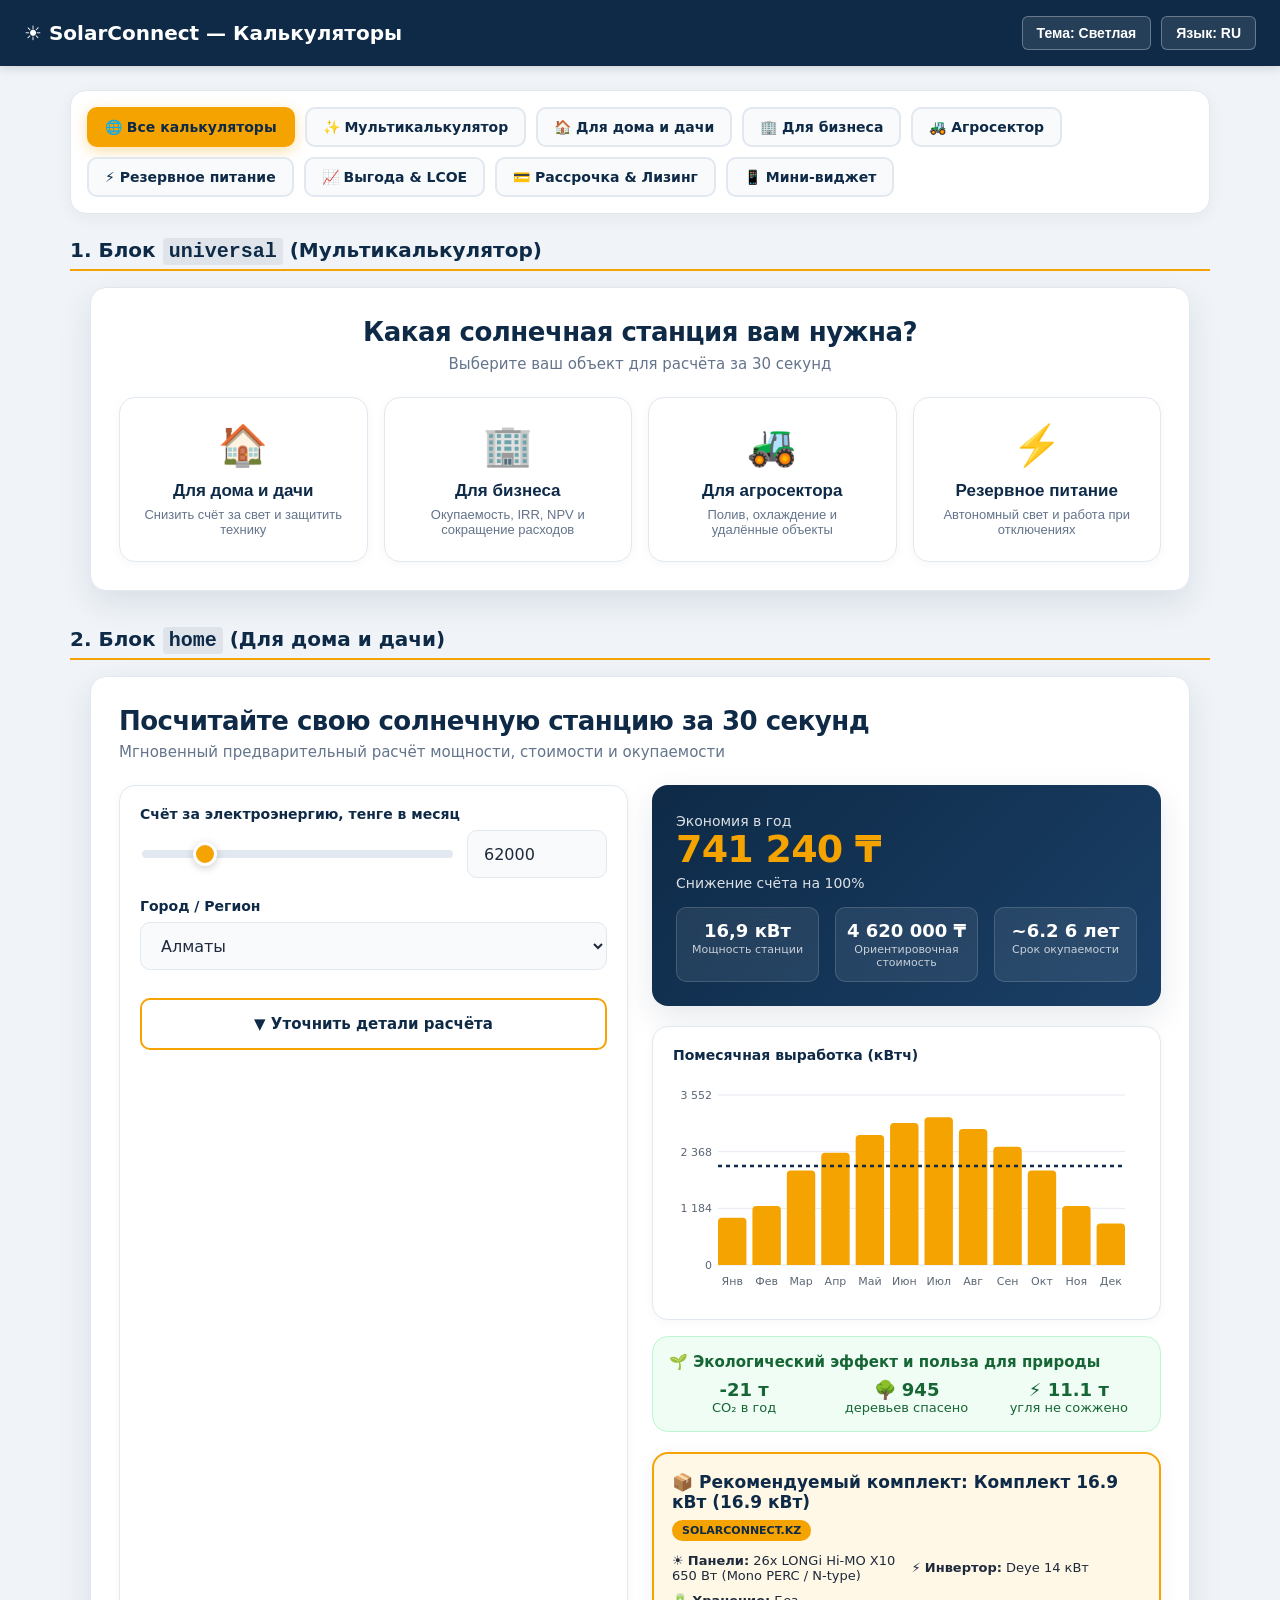
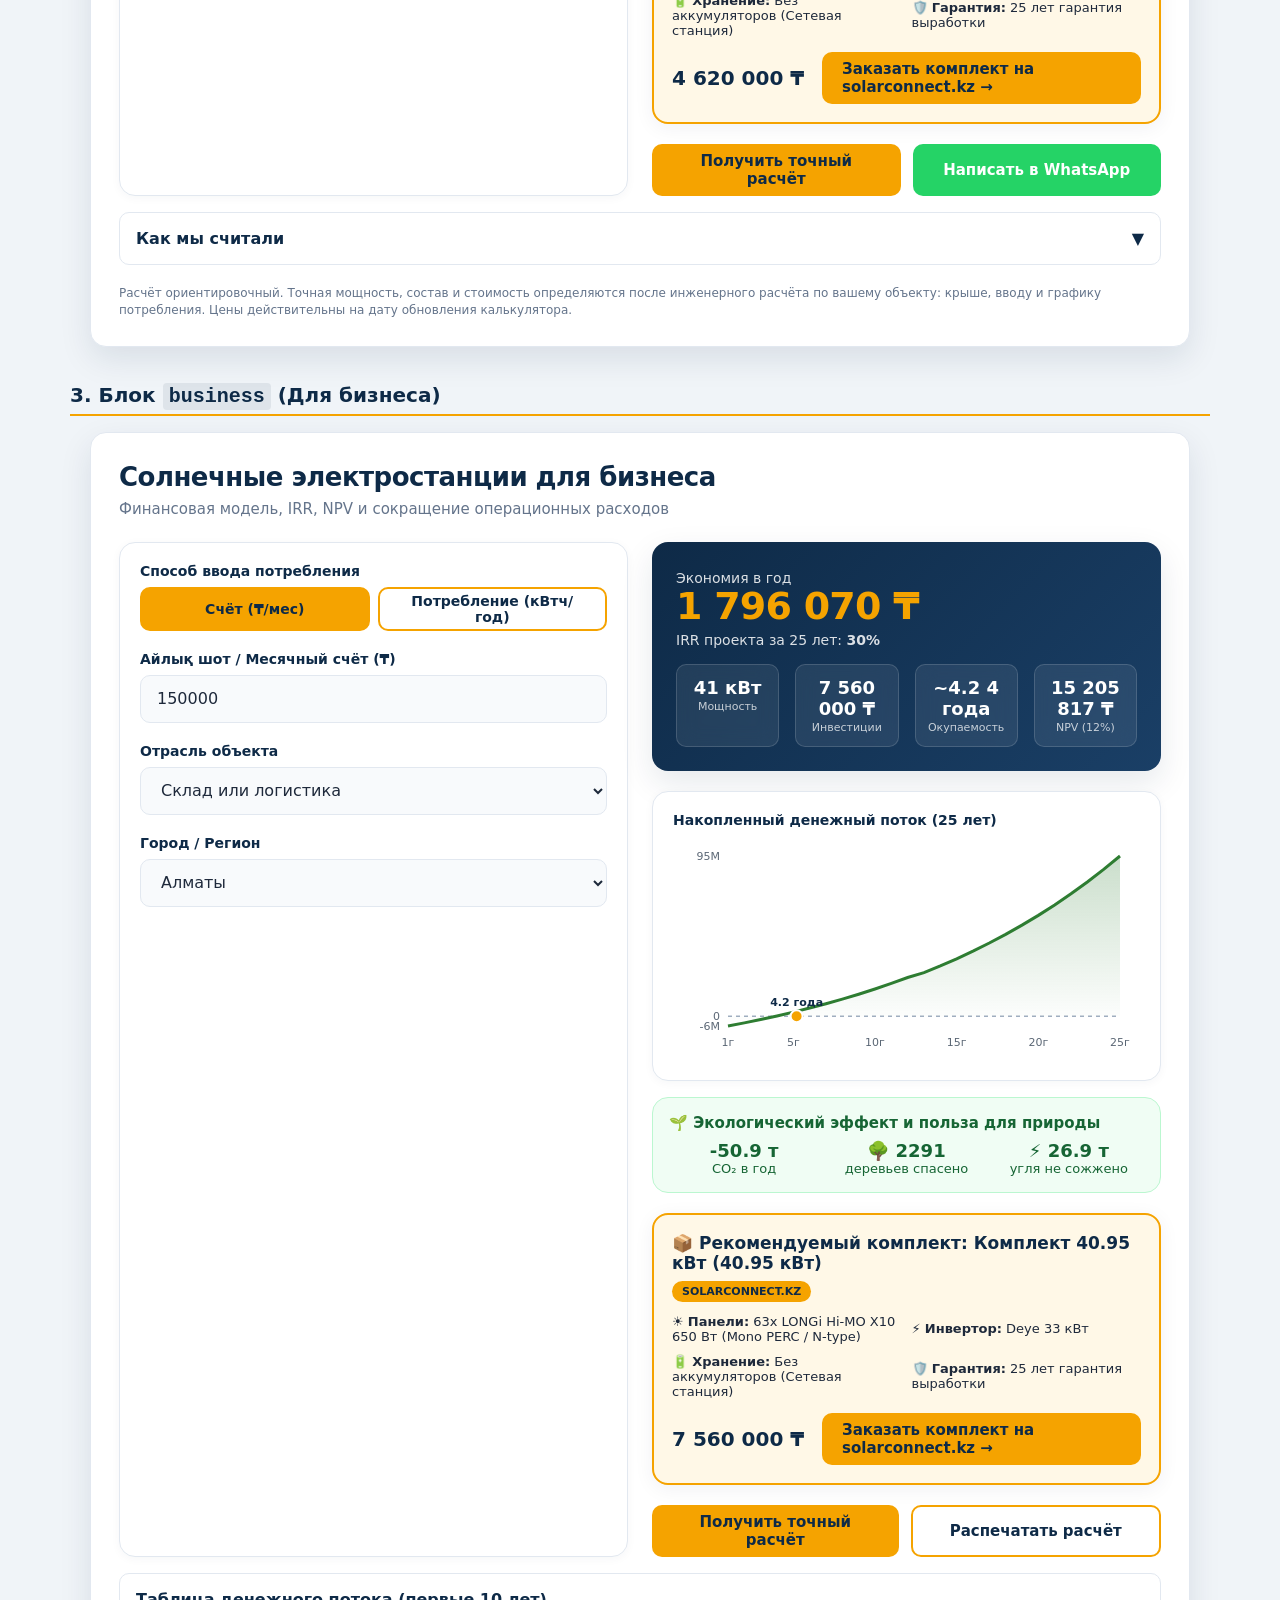
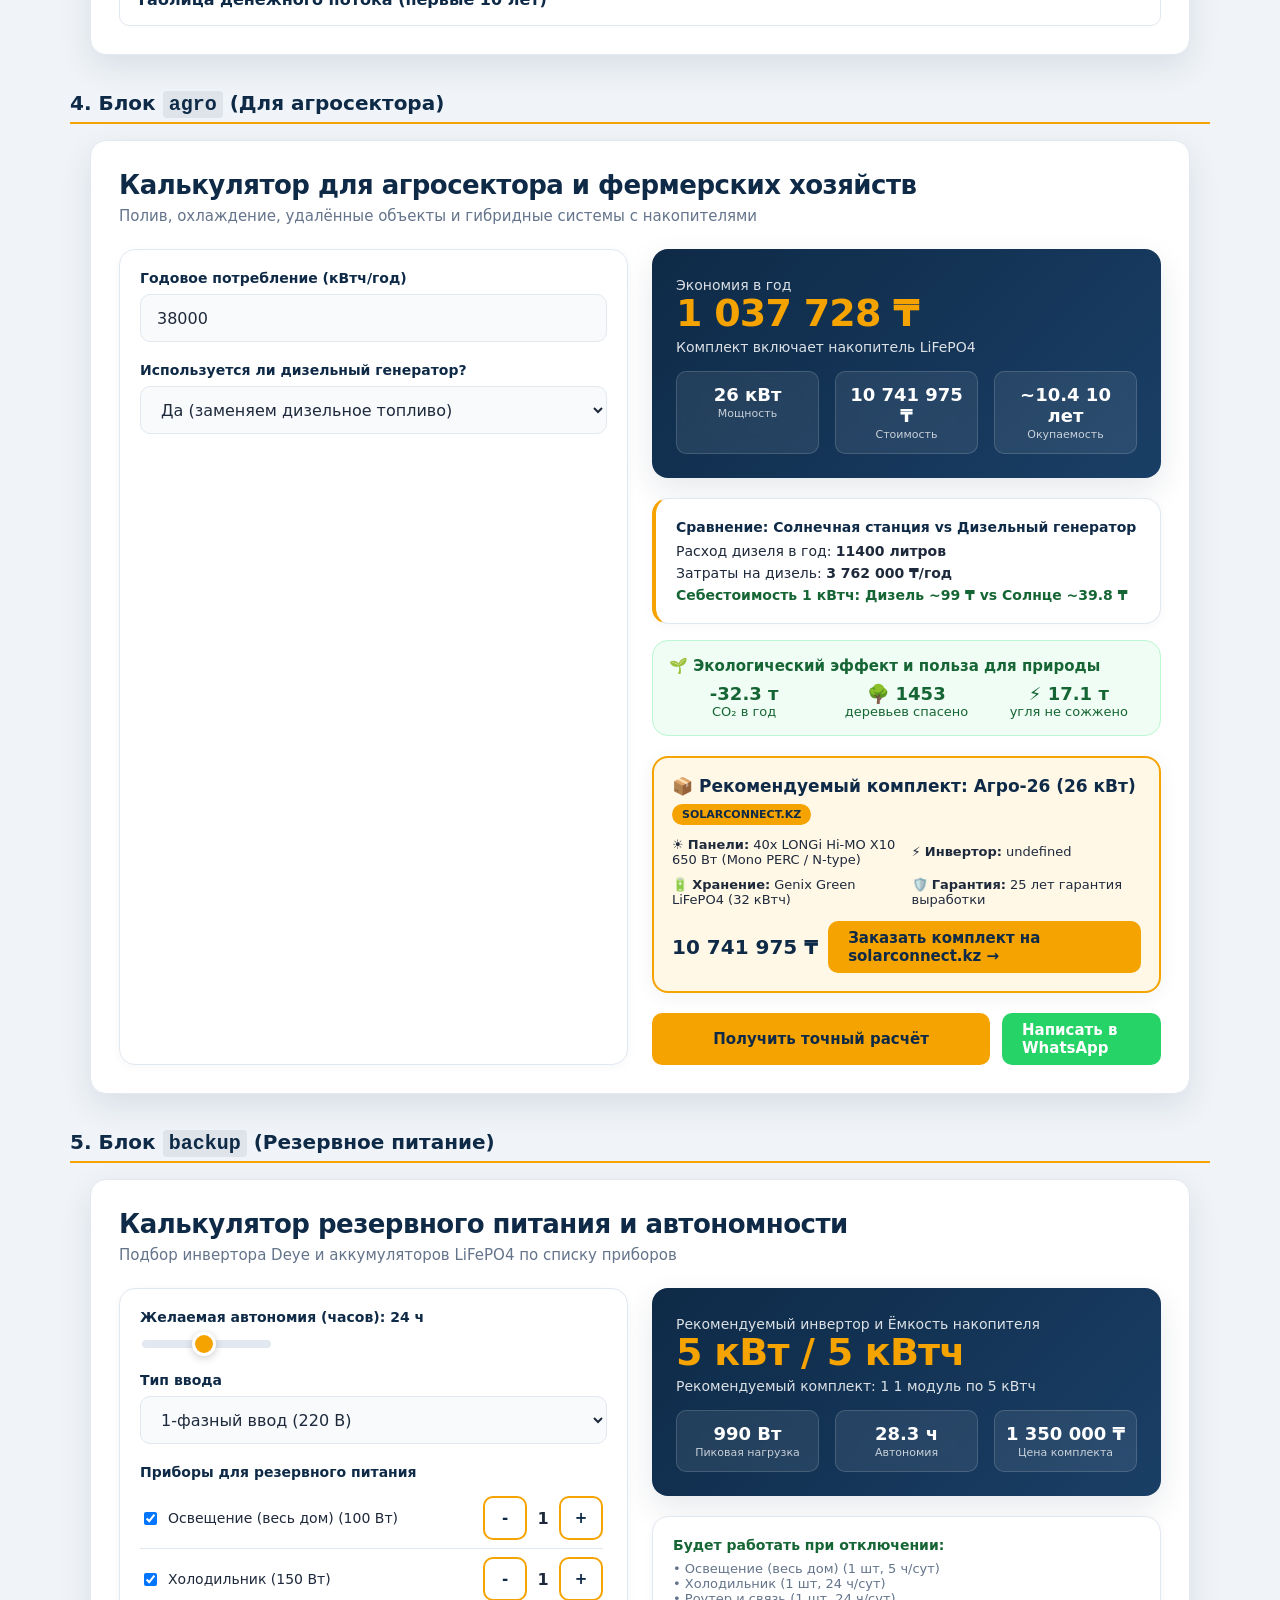
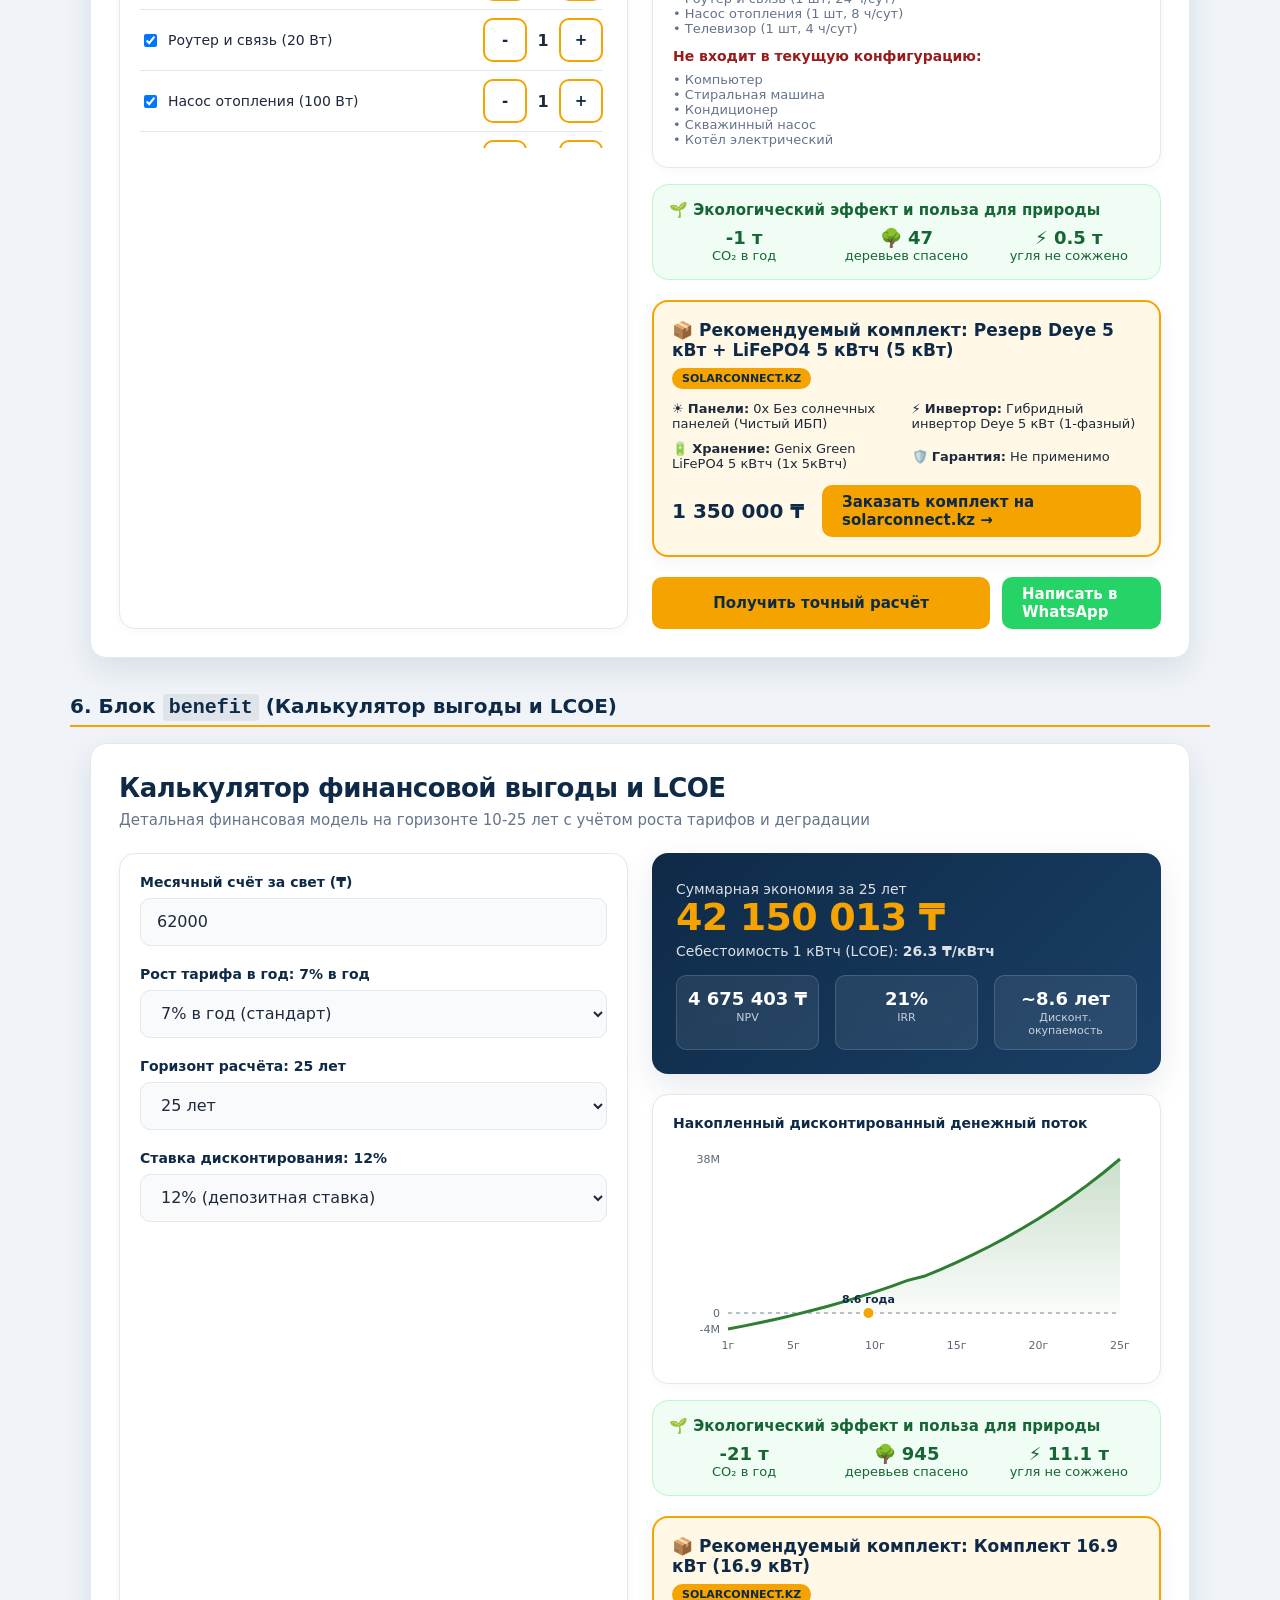
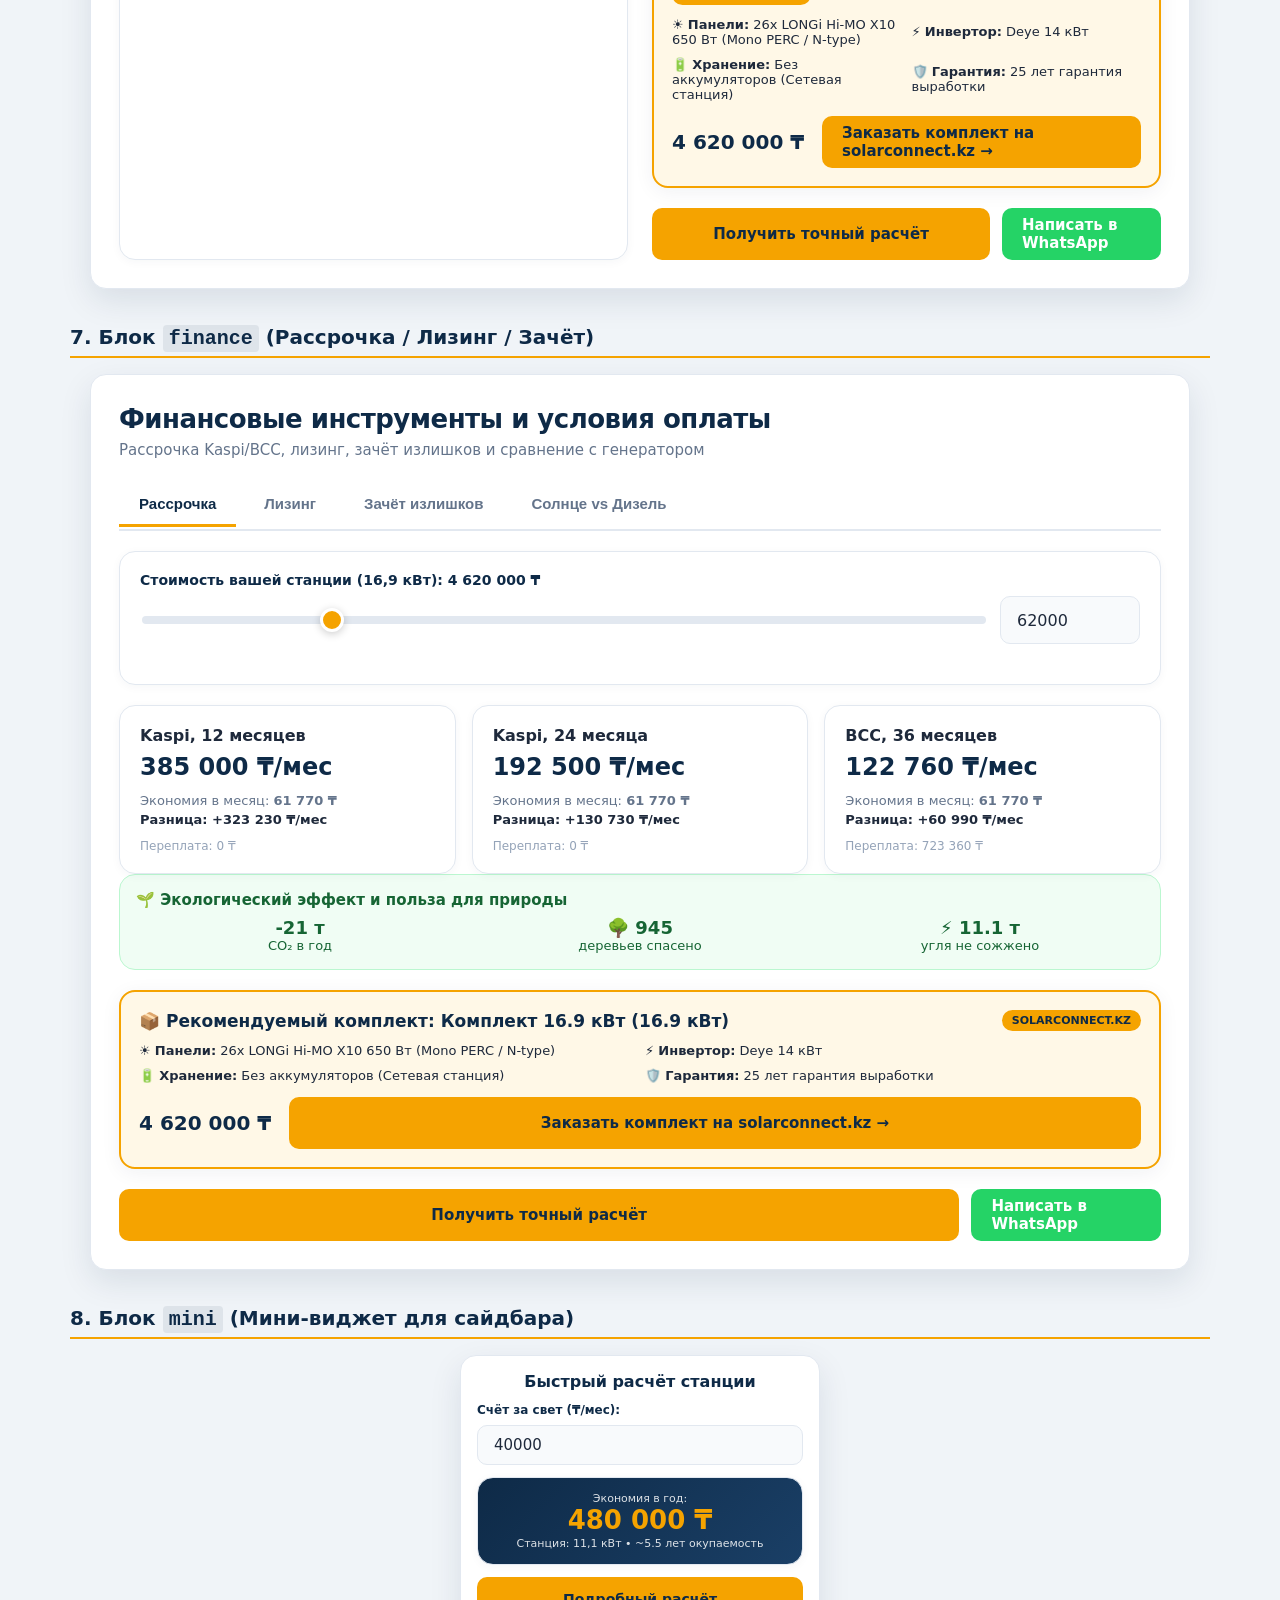
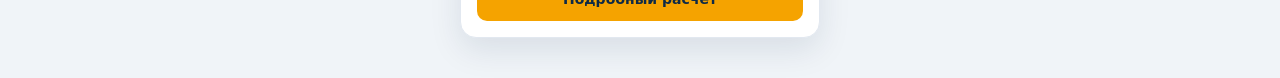
<file: index.html>
<!DOCTYPE html>
<html lang="ru">
<head>
  <meta charset="UTF-8">
  <meta name="viewport" content="width=device-width, initial-scale=1.0">
  <title>SolarConnect - Калькуляторы солнечных станций</title>
  <style>
    body {
      font-family: system-ui, -apple-system, BlinkMacSystemFont, "Segoe UI", Roboto, sans-serif;
      margin: 0;
      padding: 0;
      background: #F0F4F8;
      color: #222B36;
      transition: background 0.3s, color 0.3s;
    }
    body.dark-mode {
      background: #0B1622;
      color: #F0F4F8;
    }

    header {
      background: #0E2A47;
      color: #FFF;
      padding: 16px 24px;
      display: flex;
      justify-content: space-between;
      align-items: center;
      position: sticky;
      top: 0;
      z-index: 1000;
      box-shadow: 0 2px 10px rgba(0,0,0,0.15);
    }
    header h1 {
      margin: 0;
      font-size: 20px;
      font-weight: 800;
    }

    .header-controls {
      display: flex;
      gap: 10px;
    }
    .header-btn {
      padding: 8px 14px;
      font-size: 14px;
      font-weight: 600;
      border: 1px solid rgba(255,255,255,0.3);
      border-radius: 6px;
      background: rgba(255,255,255,0.1);
      color: #FFF;
      cursor: pointer;
      transition: all 0.2s ease;
    }
    .header-btn:hover {
      background: #F5A300;
      color: #0E2A47;
      border-color: #F5A300;
    }

    .nav-container {
      max-width: 1140px;
      margin: 24px auto 0 auto;
      padding: 0 16px;
    }

    .calc-menu {
      display: flex;
      gap: 10px;
      flex-wrap: wrap;
      background: #FFFFFF;
      padding: 16px;
      border-radius: 16px;
      border: 1px solid #E2E8F0;
      box-shadow: 0 4px 16px rgba(14, 42, 71, 0.05);
    }
    body.dark-mode .calc-menu {
      background: #132232;
      border-color: #2C3E50;
    }

    .calc-btn {
      display: inline-flex;
      align-items: center;
      gap: 8px;
      padding: 10px 16px;
      font-size: 14px;
      font-weight: 700;
      font-family: inherit;
      color: #0E2A47;
      background: #F8FAFC;
      border: 2px solid #E2E8F0;
      border-radius: 10px;
      cursor: pointer;
      transition: all 0.2s ease;
      user-select: none;
    }
    body.dark-mode .calc-btn {
      color: #FFF;
      background: #182A3E;
      border-color: #2C3E50;
    }
    .calc-btn:hover {
      border-color: #F5A300;
      transform: translateY(-1px);
    }
    .calc-btn.active {
      background: #F5A300;
      color: #0E2A47;
      border-color: #F5A300;
      box-shadow: 0 4px 14px rgba(245, 163, 0, 0.35);
    }

    .demo-content {
      max-width: 1140px;
      margin: 16px auto 48px auto;
      padding: 0 16px;
    }

    .demo-section {
      margin-bottom: 36px;
      transition: all 0.2s ease;
    }
    .demo-section.hidden {
      display: none;
    }

    .demo-section-title {
      font-size: 20px;
      font-weight: 700;
      margin: 24px 0 16px 0;
      color: #0E2A47;
      border-bottom: 2px solid #F5A300;
      padding-bottom: 6px;
    }
    body.dark-mode .demo-section-title {
      color: #F5A300;
    }
    .demo-section-title code {
      background: rgba(14, 42, 71, 0.08);
      padding: 2px 6px;
      border-radius: 4px;
      font-family: monospace;
    }
    body.dark-mode .demo-section-title code {
      background: rgba(245, 163, 0, 0.15);
    }

    @media (max-width: 600px) {
      .calc-btn {
        flex: 1 1 calc(50% - 10px);
        justify-content: center;
        padding: 10px 10px;
        font-size: 13px;
      }
    }
  </style>
  <script src="calc/sc-calc.js" defer></script>
  <script src="sc-calc.js" defer></script>
</head>
<body>
  <header>
    <h1>☀️ SolarConnect — Калькуляторы</h1>
    <div class="header-controls">
      <button class="header-btn" id="theme-toggle">Тема: Светлая</button>
      <button class="header-btn" id="lang-toggle">Язык: RU</button>
    </div>
  </header>

  <div class="nav-container">
    <div class="calc-menu" id="calc-menu">
      <button class="calc-btn active" data-target="all">🌐 Все калькуляторы</button>
      <button class="calc-btn" data-target="universal">✨ Мультикалькулятор</button>
      <button class="calc-btn" data-target="home">🏠 Для дома и дачи</button>
      <button class="calc-btn" data-target="business">🏢 Для бизнеса</button>
      <button class="calc-btn" data-target="agro">🚜 Агросектор</button>
      <button class="calc-btn" data-target="backup">⚡ Резервное питание</button>
      <button class="calc-btn" data-target="benefit">📈 Выгода & LCOE</button>
      <button class="calc-btn" data-target="finance">💳 Рассрочка & Лизинг</button>
      <button class="calc-btn" data-target="mini">📱 Мини-виджет</button>
    </div>
  </div>

  <div class="demo-content">
    <div class="demo-section" id="sec-universal" data-block="universal">
      <h2 class="demo-section-title">1. Блок <code>universal</code> (Мультикалькулятор)</h2>
      <div data-sc-calc="universal" data-lead-endpoint="/api/lead"></div>
    </div>

    <div class="demo-section" id="sec-home" data-block="home">
      <h2 class="demo-section-title">2. Блок <code>home</code> (Для дома и дачи)</h2>
      <div data-sc-calc="home" data-bill="62000" data-city="almaty"></div>
    </div>

    <div class="demo-section" id="sec-business" data-block="business">
      <h2 class="demo-section-title">3. Блок <code>business</code> (Для бизнеса)</h2>
      <div data-sc-calc="business" data-bill="150000" data-industry="warehouse"></div>
    </div>

    <div class="demo-section" id="sec-agro" data-block="agro">
      <h2 class="demo-section-title">4. Блок <code>agro</code> (Для агросектора)</h2>
      <div data-sc-calc="agro" data-city="almaty"></div>
    </div>

    <div class="demo-section" id="sec-backup" data-block="backup">
      <h2 class="demo-section-title">5. Блок <code>backup</code> (Резервное питание)</h2>
      <div data-sc-calc="backup"></div>
    </div>

    <div class="demo-section" id="sec-benefit" data-block="benefit">
      <h2 class="demo-section-title">6. Блок <code>benefit</code> (Калькулятор выгоды и LCOE)</h2>
      <div data-sc-calc="benefit" data-bill="62000"></div>
    </div>

    <div class="demo-section" id="sec-finance" data-block="finance">
      <h2 class="demo-section-title">7. Блок <code>finance</code> (Рассрочка / Лизинг / Зачёт)</h2>
      <div data-sc-calc="finance" data-bill="62000"></div>
    </div>

    <div class="demo-section" id="sec-mini" data-block="mini">
      <h2 class="demo-section-title">8. Блок <code>mini</code> (Мини-виджет для сайдбара)</h2>
      <div data-sc-calc="mini" data-bill="40000"></div>
    </div>
  </div>

  <script>
    document.addEventListener("DOMContentLoaded", () => {
      if (window.SCCalc) window.SCCalc.scan();

      let isDark = false;
      let currentLang = "ru";

      const themeBtn = document.getElementById("theme-toggle");
      const langBtn = document.getElementById("lang-toggle");
      const menuBtns = document.querySelectorAll(".calc-btn");
      const sections = document.querySelectorAll(".demo-section");

      // Filter calc blocks by active target button
      menuBtns.forEach(btn => {
        btn.addEventListener("click", () => {
          const target = btn.getAttribute("data-target");

          menuBtns.forEach(b => b.classList.remove("active"));
          btn.classList.add("active");

          sections.forEach(sec => {
            const blockName = sec.getAttribute("data-block");
            if (target === "all" || target === blockName) {
              sec.classList.remove("hidden");
            } else {
              sec.classList.add("hidden");
            }
          });
        });
      });

      // Theme toggle
      themeBtn.addEventListener("click", () => {
        isDark = !isDark;
        document.body.classList.toggle("dark-mode", isDark);
        themeBtn.textContent = `Тема: ${isDark ? "Тёмная" : "Светлая"}`;

        document.querySelectorAll("[data-sc-calc]").forEach(el => {
          el.setAttribute("data-theme", isDark ? "dark" : "light");
        });
      });

      // Language toggle
      langBtn.addEventListener("click", () => {
        currentLang = currentLang === "ru" ? "kk" : "ru";
        langBtn.textContent = `Язык: ${currentLang.toUpperCase()}`;

        document.querySelectorAll("[data-sc-calc]").forEach(el => {
          el.setAttribute("data-lang", currentLang);
        });
      });
    });
  </script>
</body>
</html>
</file>
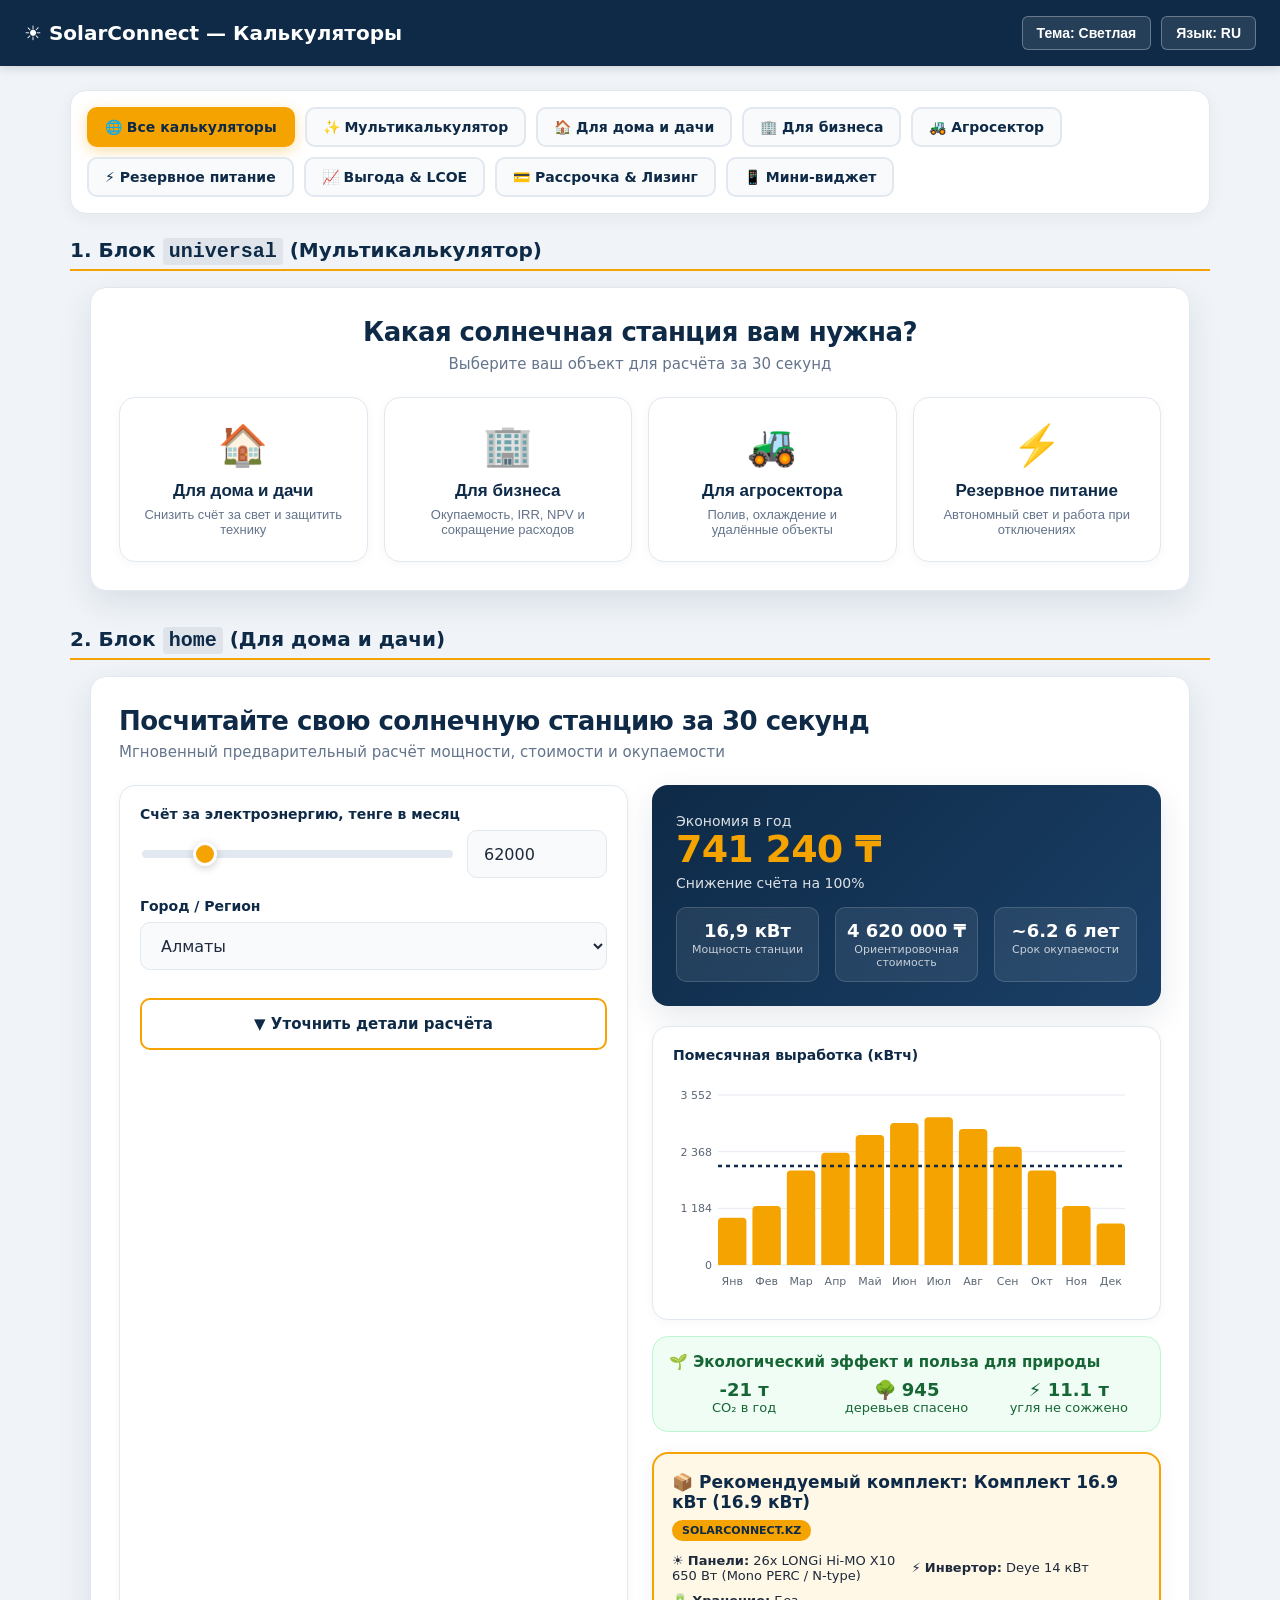
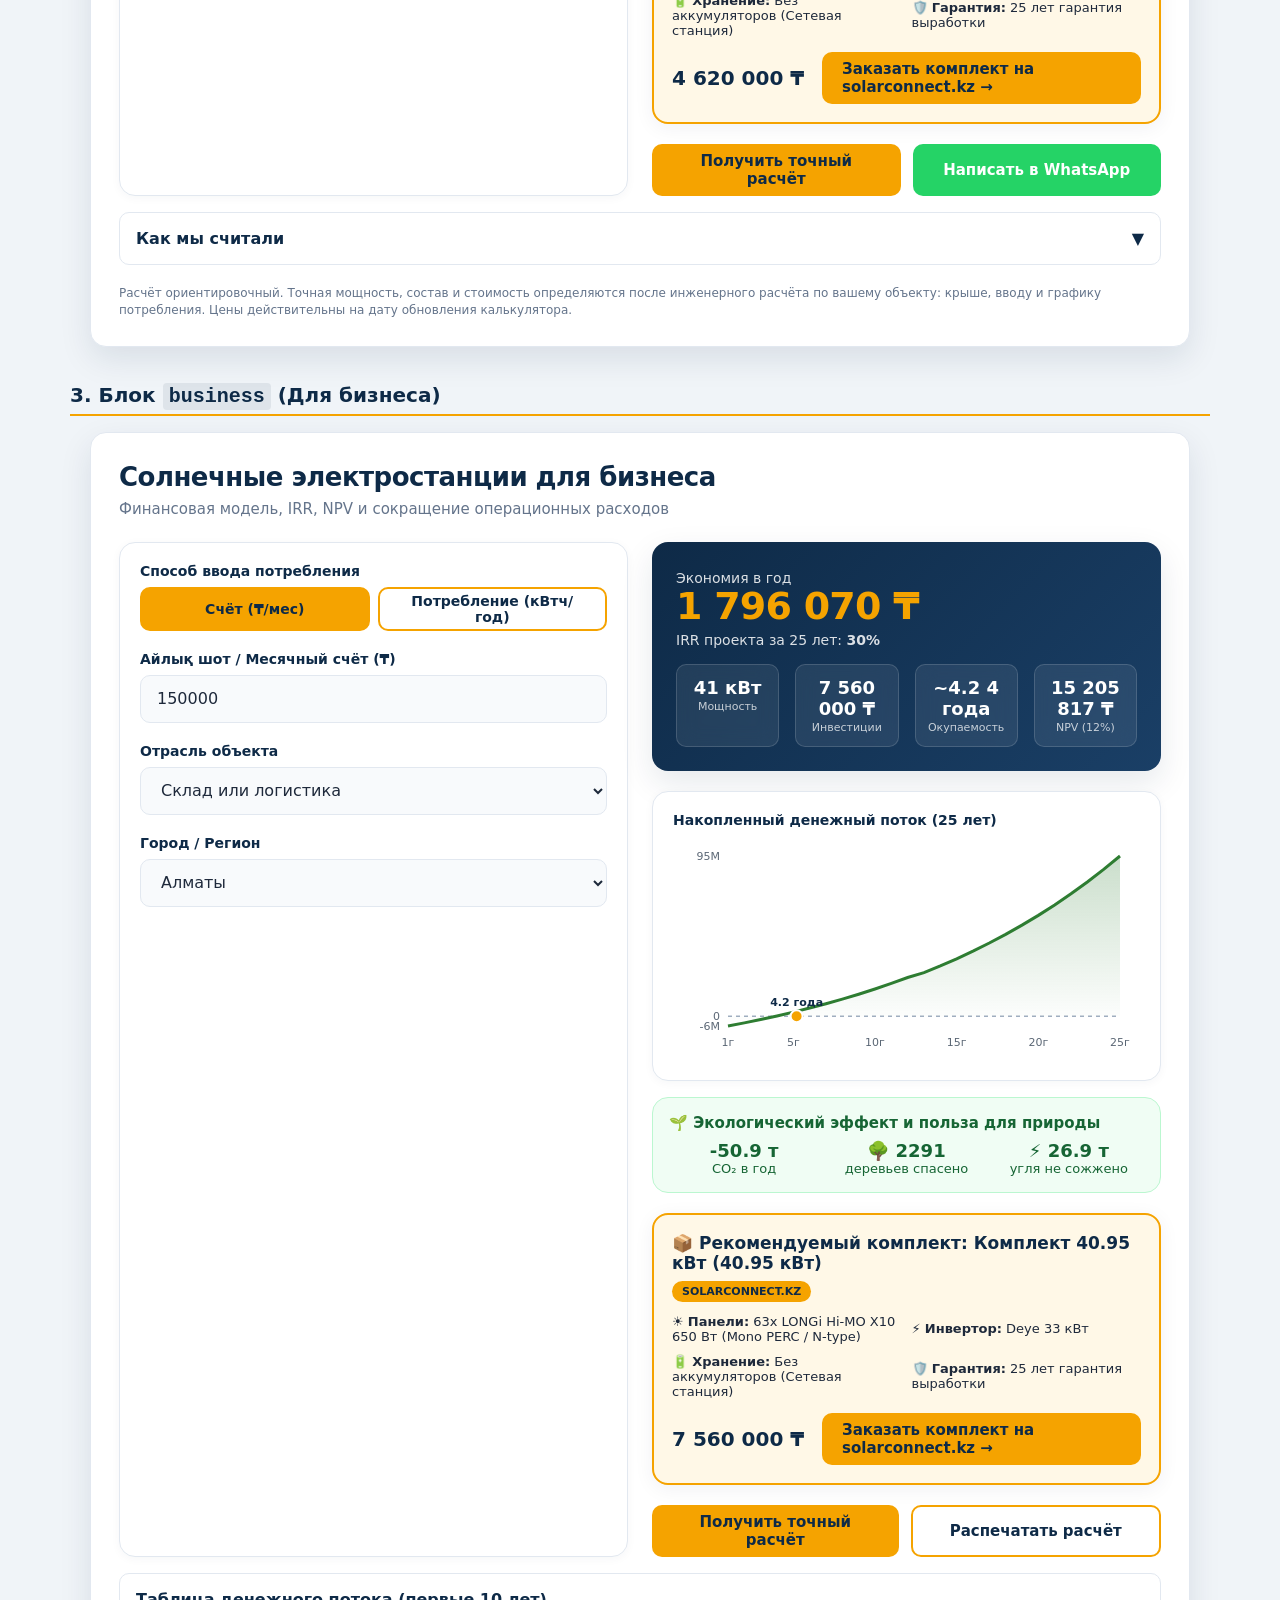
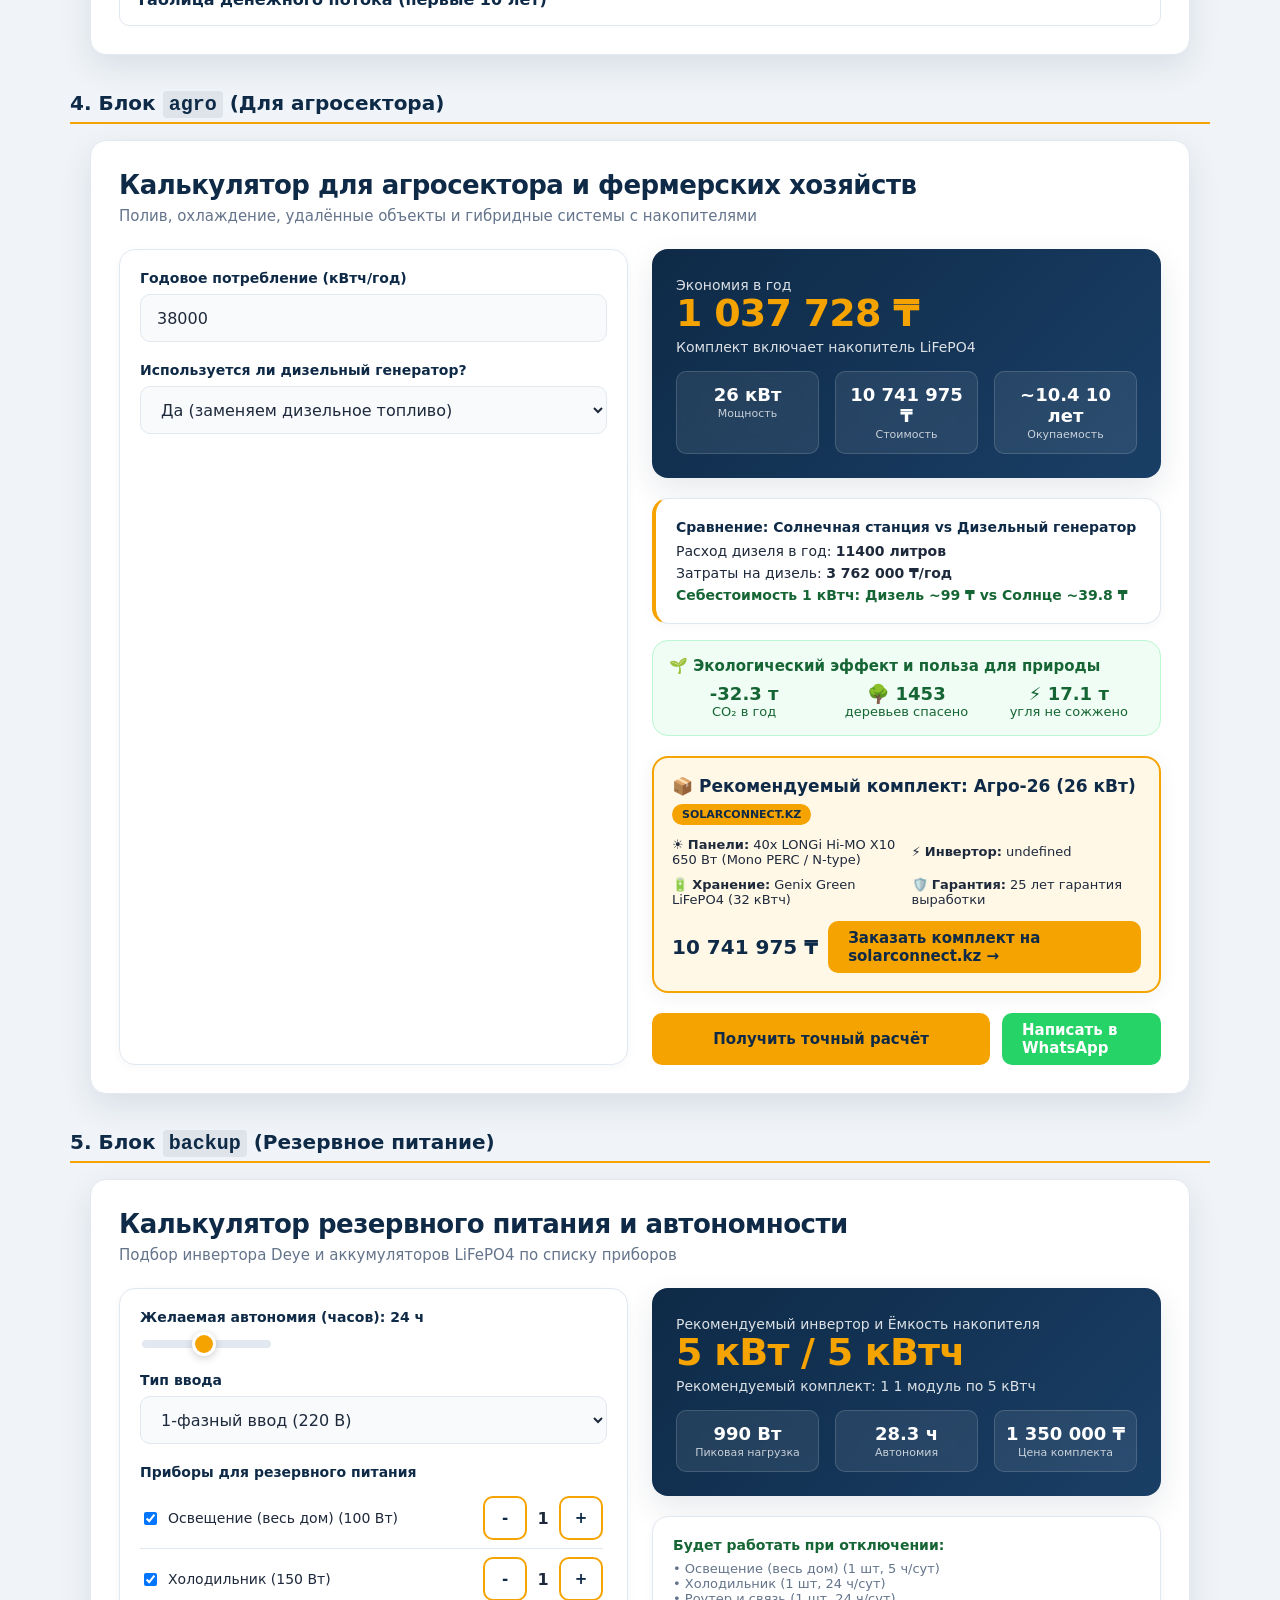
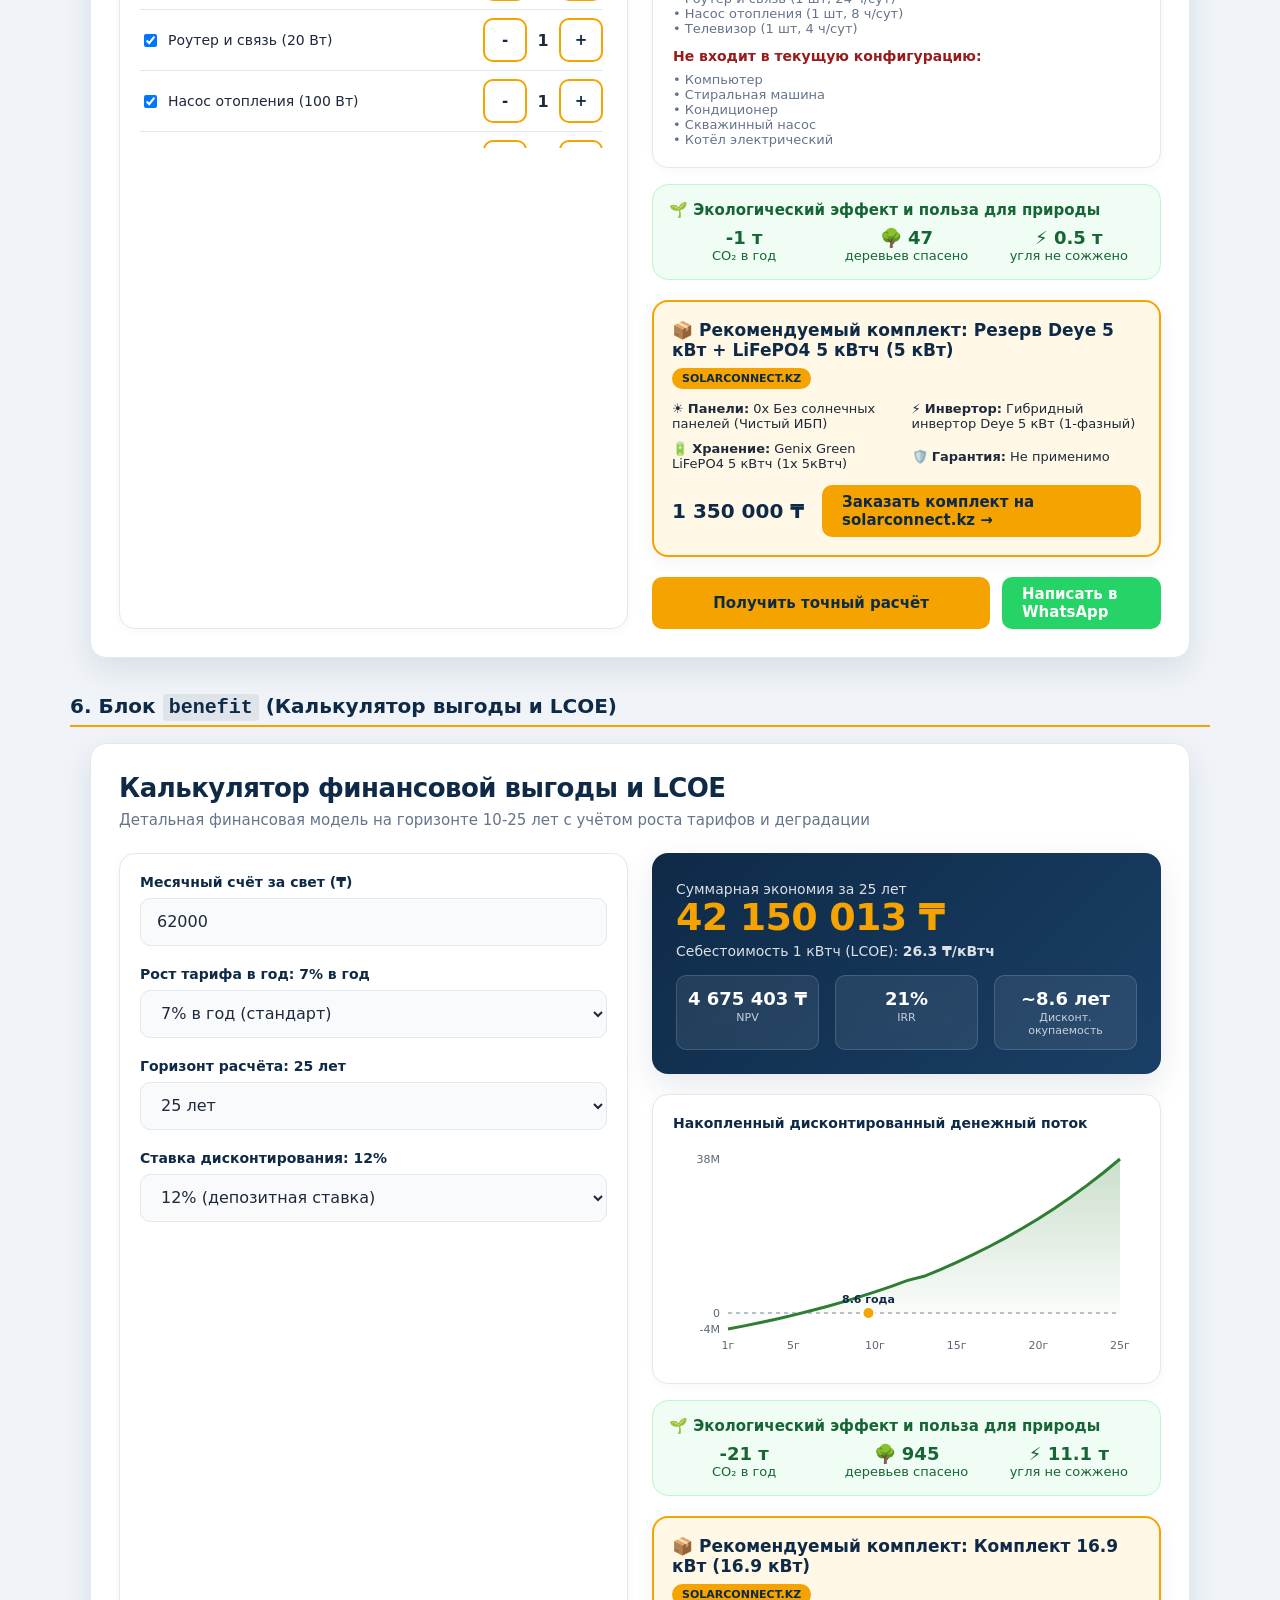
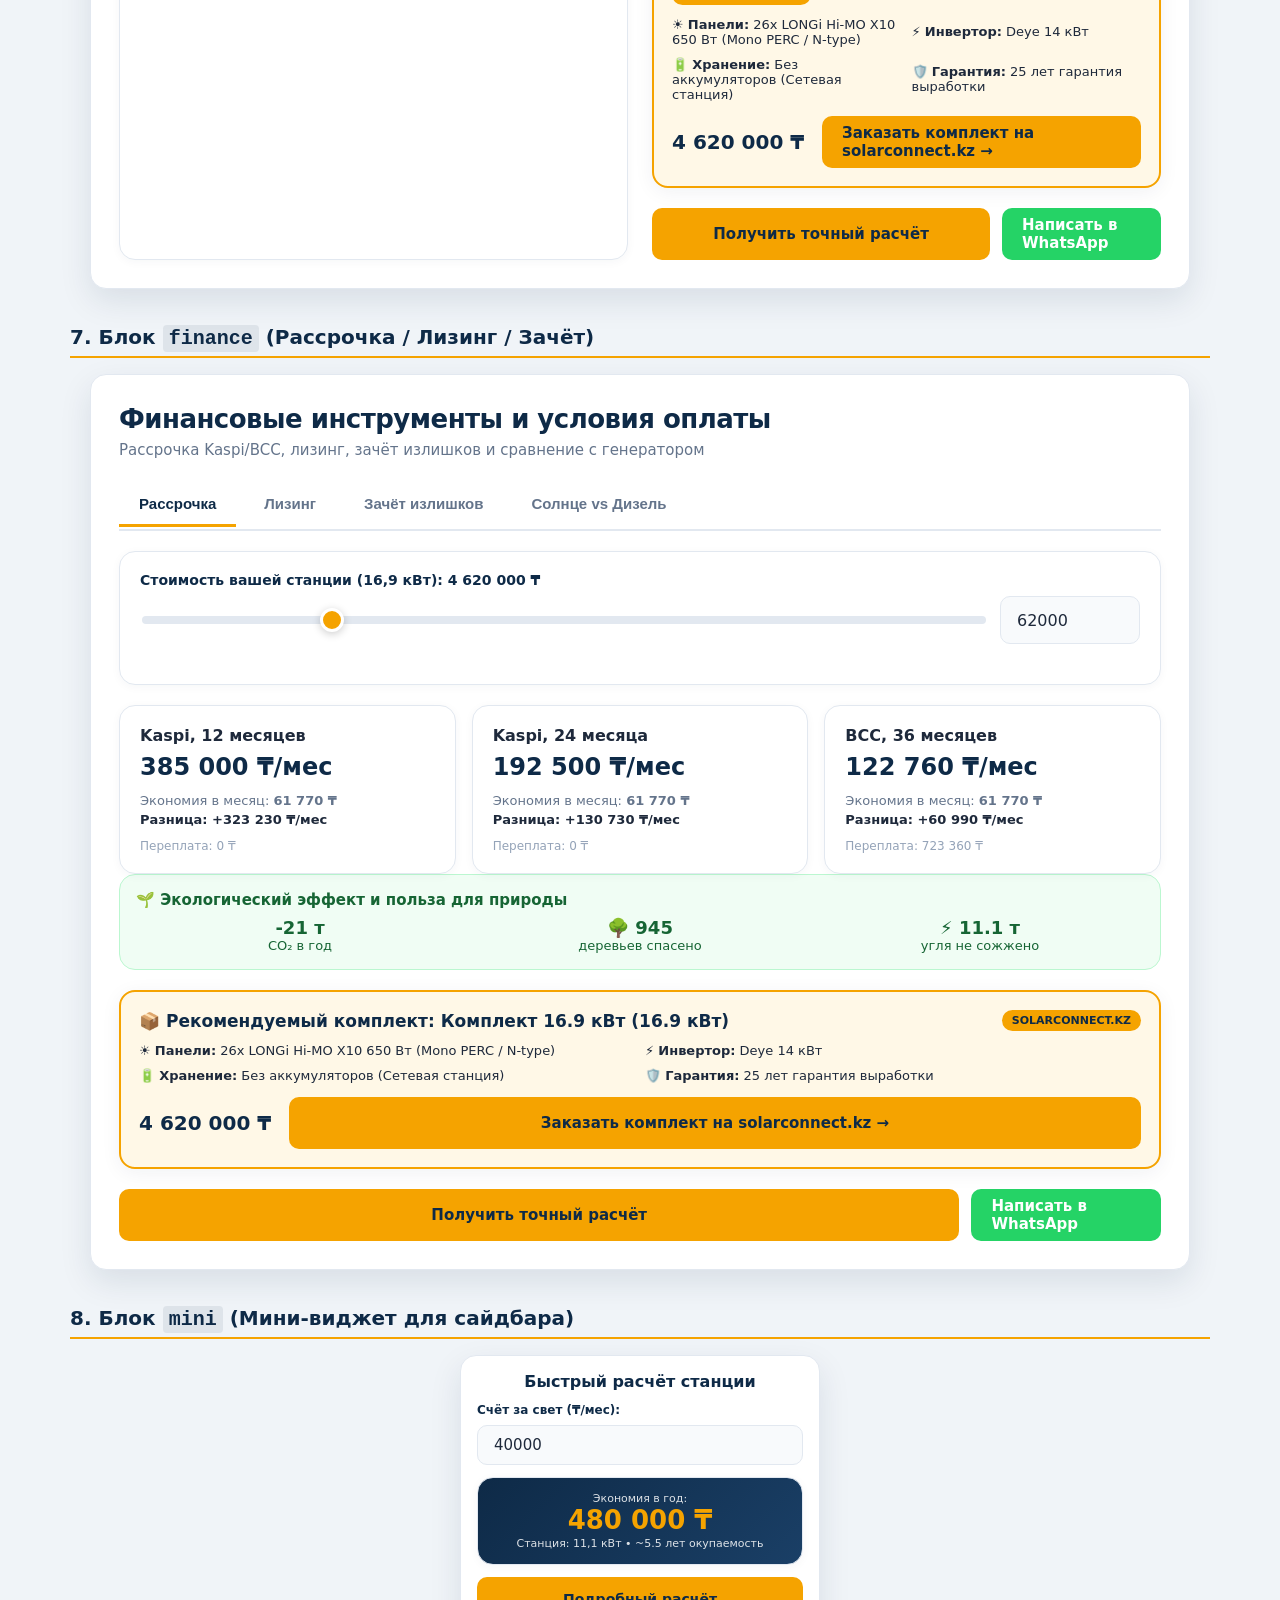
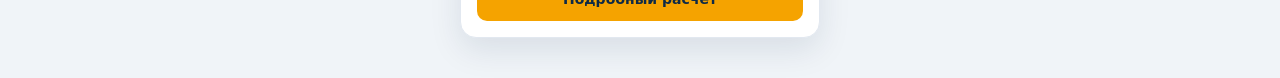
<file: calc/demo/index.html>
<!DOCTYPE html>
<html lang="ru">
<head>
  <meta charset="UTF-8">
  <meta name="viewport" content="width=device-width, initial-scale=1.0">
  <title>SolarConnect - Калькуляторы солнечных станций</title>
  <style>
    body {
      font-family: system-ui, -apple-system, BlinkMacSystemFont, "Segoe UI", Roboto, sans-serif;
      margin: 0;
      padding: 0;
      background: #F0F4F8;
      color: #222B36;
      transition: background 0.3s, color 0.3s;
    }
    body.dark-mode {
      background: #0B1622;
      color: #F0F4F8;
    }

    header {
      background: #0E2A47;
      color: #FFF;
      padding: 16px 24px;
      display: flex;
      justify-content: space-between;
      align-items: center;
      position: sticky;
      top: 0;
      z-index: 1000;
      box-shadow: 0 2px 10px rgba(0,0,0,0.15);
    }
    header h1 {
      margin: 0;
      font-size: 20px;
      font-weight: 800;
    }

    .header-controls {
      display: flex;
      gap: 10px;
    }
    .header-btn {
      padding: 8px 14px;
      font-size: 14px;
      font-weight: 600;
      border: 1px solid rgba(255,255,255,0.3);
      border-radius: 6px;
      background: rgba(255,255,255,0.1);
      color: #FFF;
      cursor: pointer;
      transition: all 0.2s ease;
    }
    .header-btn:hover {
      background: #F5A300;
      color: #0E2A47;
      border-color: #F5A300;
    }

    .nav-container {
      max-width: 1140px;
      margin: 24px auto 0 auto;
      padding: 0 16px;
    }

    .calc-menu {
      display: flex;
      gap: 10px;
      flex-wrap: wrap;
      background: #FFFFFF;
      padding: 16px;
      border-radius: 16px;
      border: 1px solid #E2E8F0;
      box-shadow: 0 4px 16px rgba(14, 42, 71, 0.05);
    }
    body.dark-mode .calc-menu {
      background: #132232;
      border-color: #2C3E50;
    }

    .calc-btn {
      display: inline-flex;
      align-items: center;
      gap: 8px;
      padding: 10px 16px;
      font-size: 14px;
      font-weight: 700;
      font-family: inherit;
      color: #0E2A47;
      background: #F8FAFC;
      border: 2px solid #E2E8F0;
      border-radius: 10px;
      cursor: pointer;
      transition: all 0.2s ease;
      user-select: none;
    }
    body.dark-mode .calc-btn {
      color: #FFF;
      background: #182A3E;
      border-color: #2C3E50;
    }
    .calc-btn:hover {
      border-color: #F5A300;
      transform: translateY(-1px);
    }
    .calc-btn.active {
      background: #F5A300;
      color: #0E2A47;
      border-color: #F5A300;
      box-shadow: 0 4px 14px rgba(245, 163, 0, 0.35);
    }

    .demo-content {
      max-width: 1140px;
      margin: 16px auto 48px auto;
      padding: 0 16px;
    }

    .demo-section {
      margin-bottom: 36px;
      transition: all 0.2s ease;
    }
    .demo-section.hidden {
      display: none;
    }

    .demo-section-title {
      font-size: 20px;
      font-weight: 700;
      margin: 24px 0 16px 0;
      color: #0E2A47;
      border-bottom: 2px solid #F5A300;
      padding-bottom: 6px;
    }
    body.dark-mode .demo-section-title {
      color: #F5A300;
    }
    .demo-section-title code {
      background: rgba(14, 42, 71, 0.08);
      padding: 2px 6px;
      border-radius: 4px;
      font-family: monospace;
    }
    body.dark-mode .demo-section-title code {
      background: rgba(245, 163, 0, 0.15);
    }

    @media (max-width: 600px) {
      .calc-btn {
        flex: 1 1 calc(50% - 10px);
        justify-content: center;
        padding: 10px 10px;
        font-size: 13px;
      }
    }
  </style>
  <script src="../sc-calc.js" defer></script>
</head>
<body>
  <header>
    <h1>☀️ SolarConnect — Калькуляторы</h1>
    <div class="header-controls">
      <button class="header-btn" id="theme-toggle">Тема: Светлая</button>
      <button class="header-btn" id="lang-toggle">Язык: RU</button>
    </div>
  </header>

  <div class="nav-container">
    <div class="calc-menu" id="calc-menu">
      <button class="calc-btn active" data-target="all">🌐 Все калькуляторы</button>
      <button class="calc-btn" data-target="universal">✨ Мультикалькулятор</button>
      <button class="calc-btn" data-target="home">🏠 Для дома и дачи</button>
      <button class="calc-btn" data-target="business">🏢 Для бизнеса</button>
      <button class="calc-btn" data-target="agro">🚜 Агросектор</button>
      <button class="calc-btn" data-target="backup">⚡ Резервное питание</button>
      <button class="calc-btn" data-target="benefit">📈 Выгода & LCOE</button>
      <button class="calc-btn" data-target="finance">💳 Рассрочка & Лизинг</button>
      <button class="calc-btn" data-target="mini">📱 Мини-виджет</button>
    </div>
  </div>

  <div class="demo-content">
    <div class="demo-section" id="sec-universal" data-block="universal">
      <h2 class="demo-section-title">1. Блок <code>universal</code> (Мультикалькулятор)</h2>
      <div data-sc-calc="universal" data-lead-endpoint="/api/lead"></div>
    </div>

    <div class="demo-section" id="sec-home" data-block="home">
      <h2 class="demo-section-title">2. Блок <code>home</code> (Для дома и дачи)</h2>
      <div data-sc-calc="home" data-bill="62000" data-city="almaty"></div>
    </div>

    <div class="demo-section" id="sec-business" data-block="business">
      <h2 class="demo-section-title">3. Блок <code>business</code> (Для бизнеса)</h2>
      <div data-sc-calc="business" data-bill="150000" data-industry="warehouse"></div>
    </div>

    <div class="demo-section" id="sec-agro" data-block="agro">
      <h2 class="demo-section-title">4. Блок <code>agro</code> (Для агросектора)</h2>
      <div data-sc-calc="agro" data-city="almaty"></div>
    </div>

    <div class="demo-section" id="sec-backup" data-block="backup">
      <h2 class="demo-section-title">5. Блок <code>backup</code> (Резервное питание)</h2>
      <div data-sc-calc="backup"></div>
    </div>

    <div class="demo-section" id="sec-benefit" data-block="benefit">
      <h2 class="demo-section-title">6. Блок <code>benefit</code> (Калькулятор выгоды и LCOE)</h2>
      <div data-sc-calc="benefit" data-bill="62000"></div>
    </div>

    <div class="demo-section" id="sec-finance" data-block="finance">
      <h2 class="demo-section-title">7. Блок <code>finance</code> (Рассрочка / Лизинг / Зачёт)</h2>
      <div data-sc-calc="finance" data-bill="62000"></div>
    </div>

    <div class="demo-section" id="sec-mini" data-block="mini">
      <h2 class="demo-section-title">8. Блок <code>mini</code> (Мини-виджет для сайдбара)</h2>
      <div data-sc-calc="mini" data-bill="40000"></div>
    </div>
  </div>

  <script>
    document.addEventListener("DOMContentLoaded", () => {
      if (window.SCCalc) window.SCCalc.scan();

      let isDark = false;
      let currentLang = "ru";

      const themeBtn = document.getElementById("theme-toggle");
      const langBtn = document.getElementById("lang-toggle");
      const menuBtns = document.querySelectorAll(".calc-btn");
      const sections = document.querySelectorAll(".demo-section");

      // Filter calc blocks by active target button
      menuBtns.forEach(btn => {
        btn.addEventListener("click", () => {
          const target = btn.getAttribute("data-target");

          menuBtns.forEach(b => b.classList.remove("active"));
          btn.classList.add("active");

          sections.forEach(sec => {
            const blockName = sec.getAttribute("data-block");
            if (target === "all" || target === blockName) {
              sec.classList.remove("hidden");
            } else {
              sec.classList.add("hidden");
            }
          });
        });
      });

      // Theme toggle
      themeBtn.addEventListener("click", () => {
        isDark = !isDark;
        document.body.classList.toggle("dark-mode", isDark);
        themeBtn.textContent = `Тема: ${isDark ? "Тёмная" : "Светлая"}`;

        document.querySelectorAll("[data-sc-calc]").forEach(el => {
          el.setAttribute("data-theme", isDark ? "dark" : "light");
        });
      });

      // Language toggle
      langBtn.addEventListener("click", () => {
        currentLang = currentLang === "ru" ? "kk" : "ru";
        langBtn.textContent = `Язык: ${currentLang.toUpperCase()}`;

        document.querySelectorAll("[data-sc-calc]").forEach(el => {
          el.setAttribute("data-lang", currentLang);
        });
      });
    });
  </script>
</body>
</html>
</file>
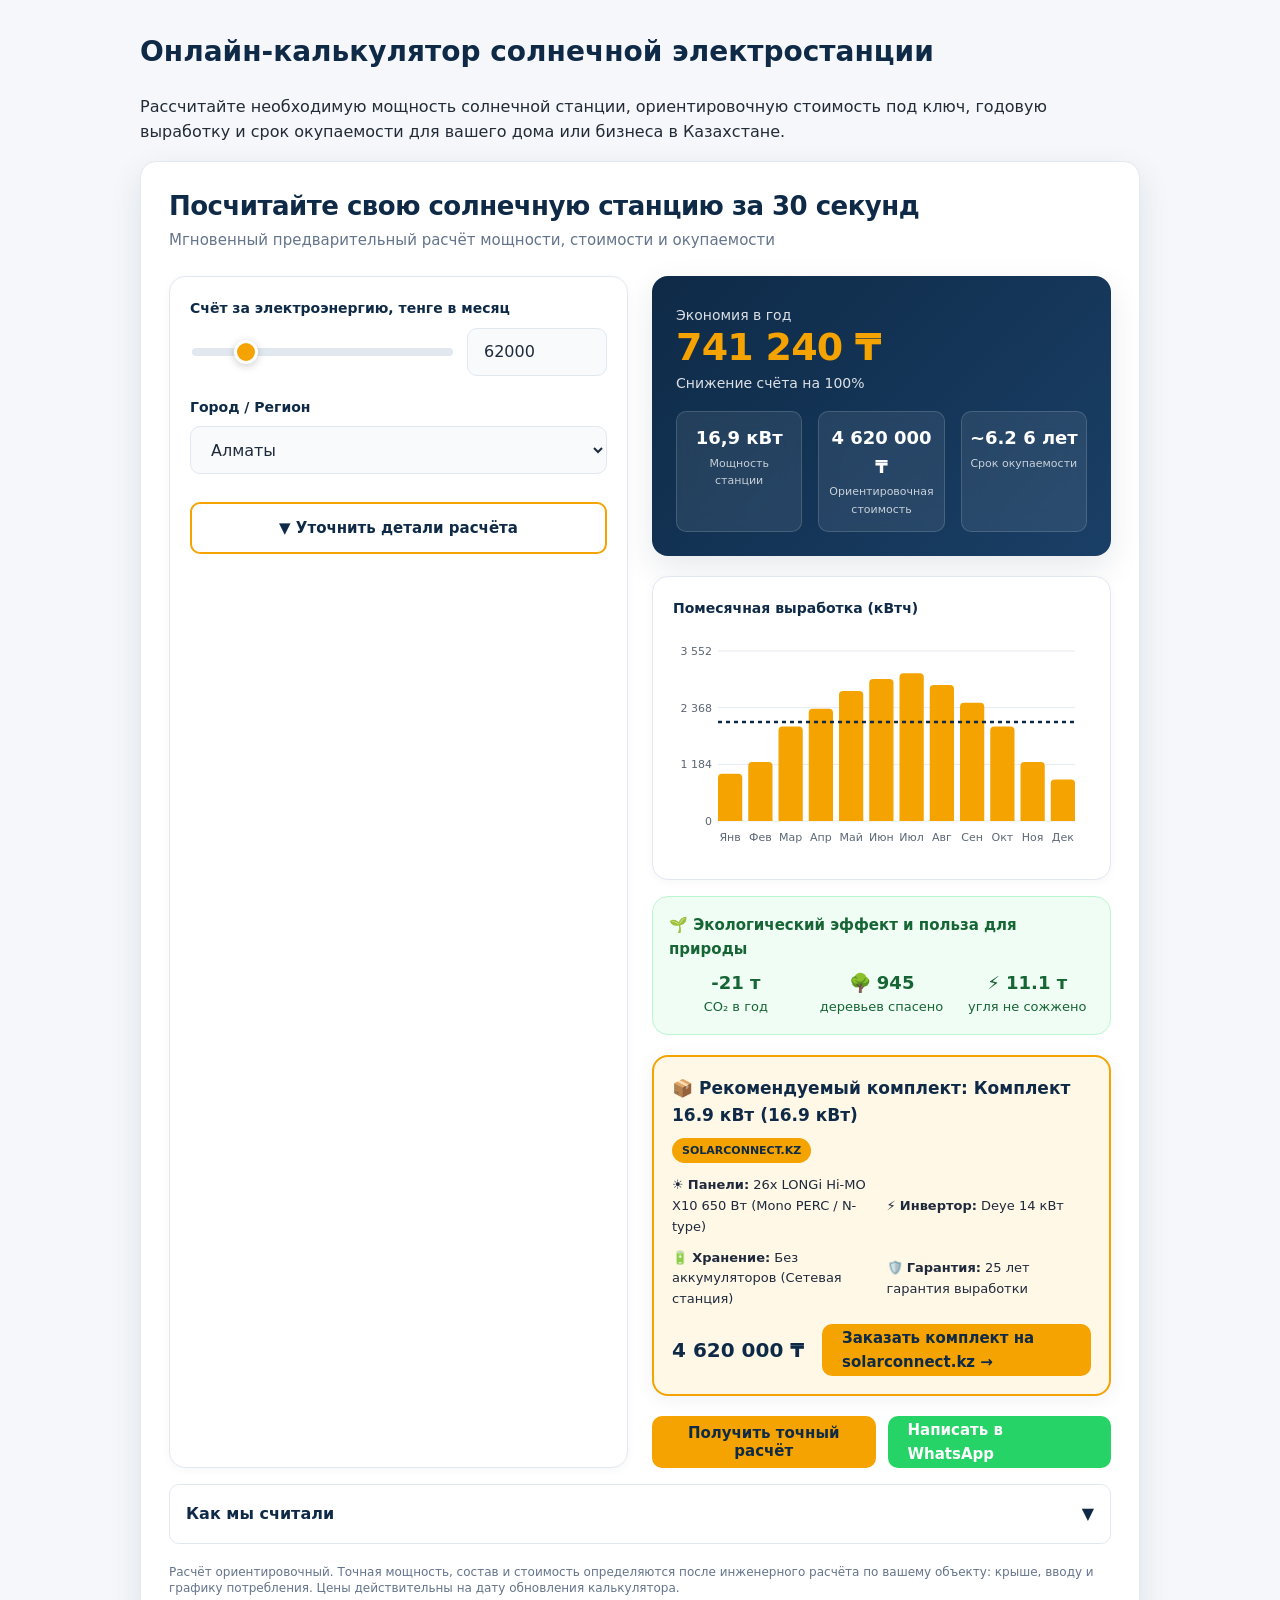
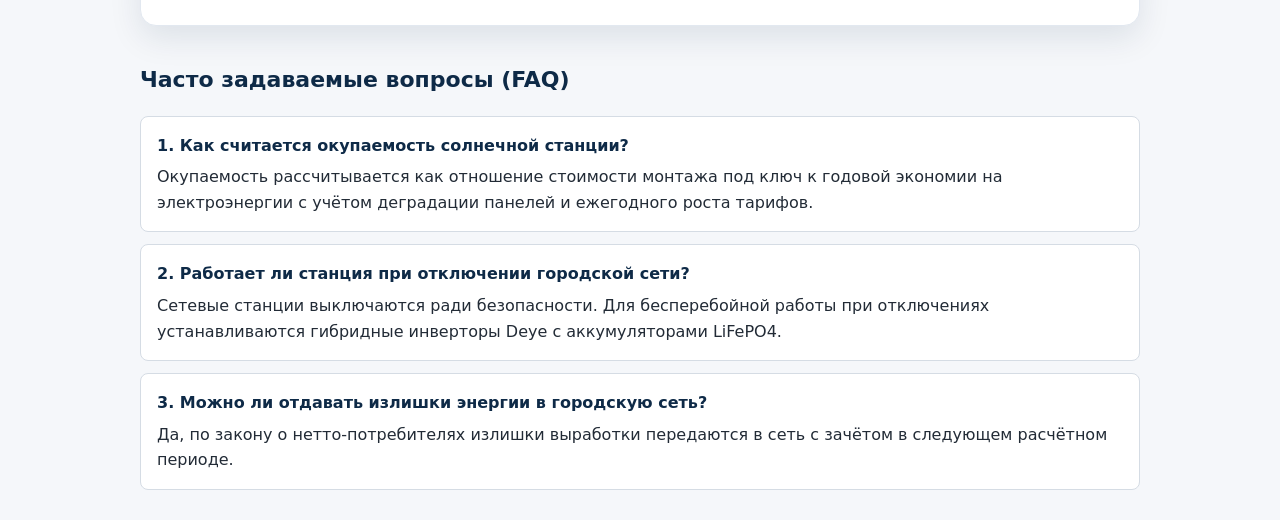
<file: calc/seo/kalkulyator.html>
<!DOCTYPE html>
<html lang="ru">
<head>
  <meta charset="UTF-8">
  <meta name="viewport" content="width=device-width, initial-scale=1.0">
  <title>Калькулятор солнечной электростанции в Казахстане — Расчёт за 30 секунд | SolarConnect</title>
  <meta name="description" content="Онлайн-калькулятор солнечных панелей для дома и бизнеса в Казахстане (Алматы, Астана, Шымкент). Рассчитайте мощность, цену, экономию и срок окупаемости станции.">
  <link rel="canonical" href="https://solarconnect.kz/kalkulyator">
  <style>
    body { font-family: system-ui, sans-serif; margin:0; padding:0; line-height:1.6; color:#222B36; background:#F5F7FA; }
    .container { max-width: 1000px; margin: 30px auto; padding: 0 20px; }
    h1 { color: #0E2A47; font-size: 28px; font-weight: 800; }
    h2 { color: #0E2A47; font-size: 22px; margin-top: 36px; }
    .seo-table { width: 100%; border-collapse: collapse; margin: 20px 0; background: #FFF; border-radius: 8px; overflow: hidden; box-shadow: 0 2px 10px rgba(0,0,0,0.05); }
    .seo-table th, .seo-table td { padding: 12px 16px; text-align: left; border-bottom: 1px solid #D5DCE4; }
    .seo-table th { background: #0E2A47; color: #FFF; font-weight: 600; }
    .faq-item { background: #FFF; padding: 16px; border-radius: 8px; margin-bottom: 12px; border: 1px solid #D5DCE4; }
    .faq-q { font-weight: 700; color: #0E2A47; margin-bottom: 6px; }
  </style>

  <!-- Structured Data: FAQPage & HowTo -->
  <script type="application/ld+json">
  {
    "@context": "https://schema.org",
    "@type": "FAQPage",
    "mainEntity": [
      {
        "@type": "Question",
        "name": "Сколько стоит солнечная станция для частного дома в Алматы?",
        "acceptedAnswer": {
          "@type": "Answer",
          "text": "Для дома со счётом 40 000 ₸ в месяц требуется станция мощностью 11 кВт ориентировочной стоимостью 2,66 млн ₸. Экономия составляет около 480 000 ₸ в год, а окупаемость — около 5.5 лет."
        }
      },
      {
        "@type": "Question",
        "name": "Какой срок службы солнечных панелей LONGi?",
        "acceptedAnswer": {
          "@type": "Answer",
          "text": "Гарантия на выработку панелей LONGi составляет 25 лет. Деградация мощностей не превышает 0.5% в год со второго года эксплуатации."
        }
      }
    ]
  }
  </script>

  <script src="../sc-calc.js" defer></script>
</head>
<body>
  <div class="container">
    <h1>Онлайн-калькулятор солнечной электростанции</h1>
    <p>
      Рассчитайте необходимую мощность солнечной станции, ориентировочную стоимость под ключ, годовую выработку и срок окупаемости для вашего дома или бизнеса в Казахстане.
    </p>

    <!-- Interactive Widget Container with Static Fallback for Crawlers & No-JS -->
    <div data-sc-calc="home" data-city="almaty" data-bill="62000">
      <div class="seo-fallback" style="background:#FFF; padding:20px; border-radius:12px; border:1px solid #D5DCE4;">
        <h3>Типовые расчёты солнечных станций (Алматы, 2026 год)</h3>
        <p><small>Обновлено: 15.09.2026. Тариф 30 ₸/кВтч.</small></p>
        <table class="seo-table">
          <thead>
            <tr>
              <th>Счёт за свет/мес</th>
              <th>Мощность</th>
              <th>Стоимость</th>
              <th>Выработка/год</th>
              <th>Экономия/год</th>
              <th>Окупаемость</th>
            </tr>
          </thead>
          <tbody>
            <tr><td>20 000 ₸</td><td>5.5 кВт</td><td>1 400 000 ₸</td><td>8 041 кВтч</td><td>240 000 ₸</td><td>5.8 лет</td></tr>
            <tr><td>40 000 ₸</td><td>11.05 кВт</td><td>2 660 000 ₸</td><td>16 155 кВтч</td><td>480 000 ₸</td><td>5.5 лет</td></tr>
            <tr><td>62 000 ₸</td><td>16.9 кВт</td><td>4 620 000 ₸</td><td>24 708 кВтч</td><td>741 000 ₸</td><td>6.2 лет</td></tr>
            <tr><td>100 000 ₸</td><td>27.3 кВт</td><td>6 500 000 ₸</td><td>39 912 кВтч</td><td>1 200 000 ₸</td><td>5.4 лет</td></tr>
            <tr><td>200 000 ₸</td><td>54.6 кВт</td><td>10 370 000 ₸</td><td>79 825 кВтч</td><td>2 400 000 ₸</td><td>4.3 лет</td></tr>
          </tbody>
        </table>
      </div>
    </div>

    <h2>Часто задаваемые вопросы (FAQ)</h2>
    <div class="faq-item">
      <div class="faq-q">1. Как считается окупаемость солнечной станции?</div>
      <div>Окупаемость рассчитывается как отношение стоимости монтажа под ключ к годовой экономии на электроэнергии с учётом деградации панелей и ежегодного роста тарифов.</div>
    </div>
    <div class="faq-item">
      <div class="faq-q">2. Работает ли станция при отключении городской сети?</div>
      <div>Сетевые станции выключаются ради безопасности. Для бесперебойной работы при отключениях устанавливаются гибридные инверторы Deye с аккумуляторами LiFePO4.</div>
    </div>
    <div class="faq-item">
      <div class="faq-q">3. Можно ли отдавать излишки энергии в городскую сеть?</div>
      <div>Да, по закону о нетто-потребителях излишки выработки передаются в сеть с зачётом в следующем расчётном периоде.</div>
    </div>
  </div>
</body>
</html>
</file>
